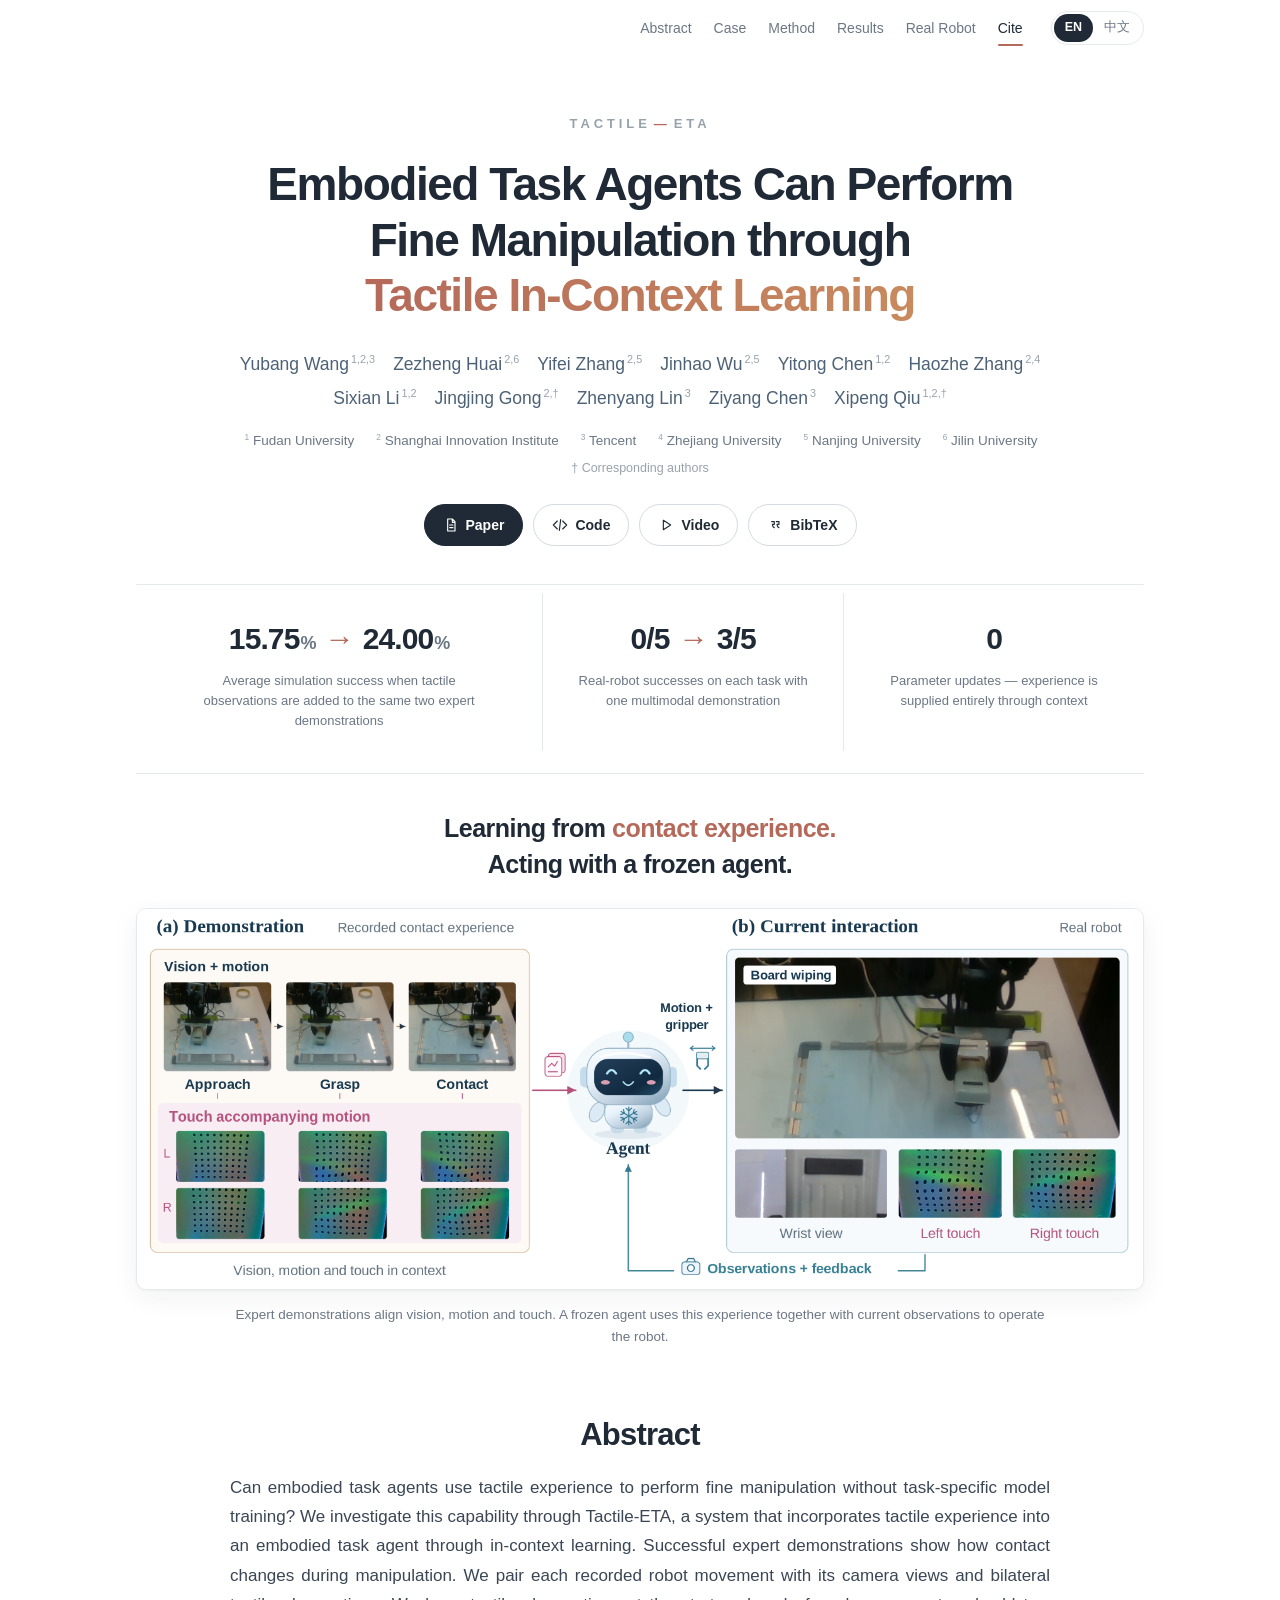
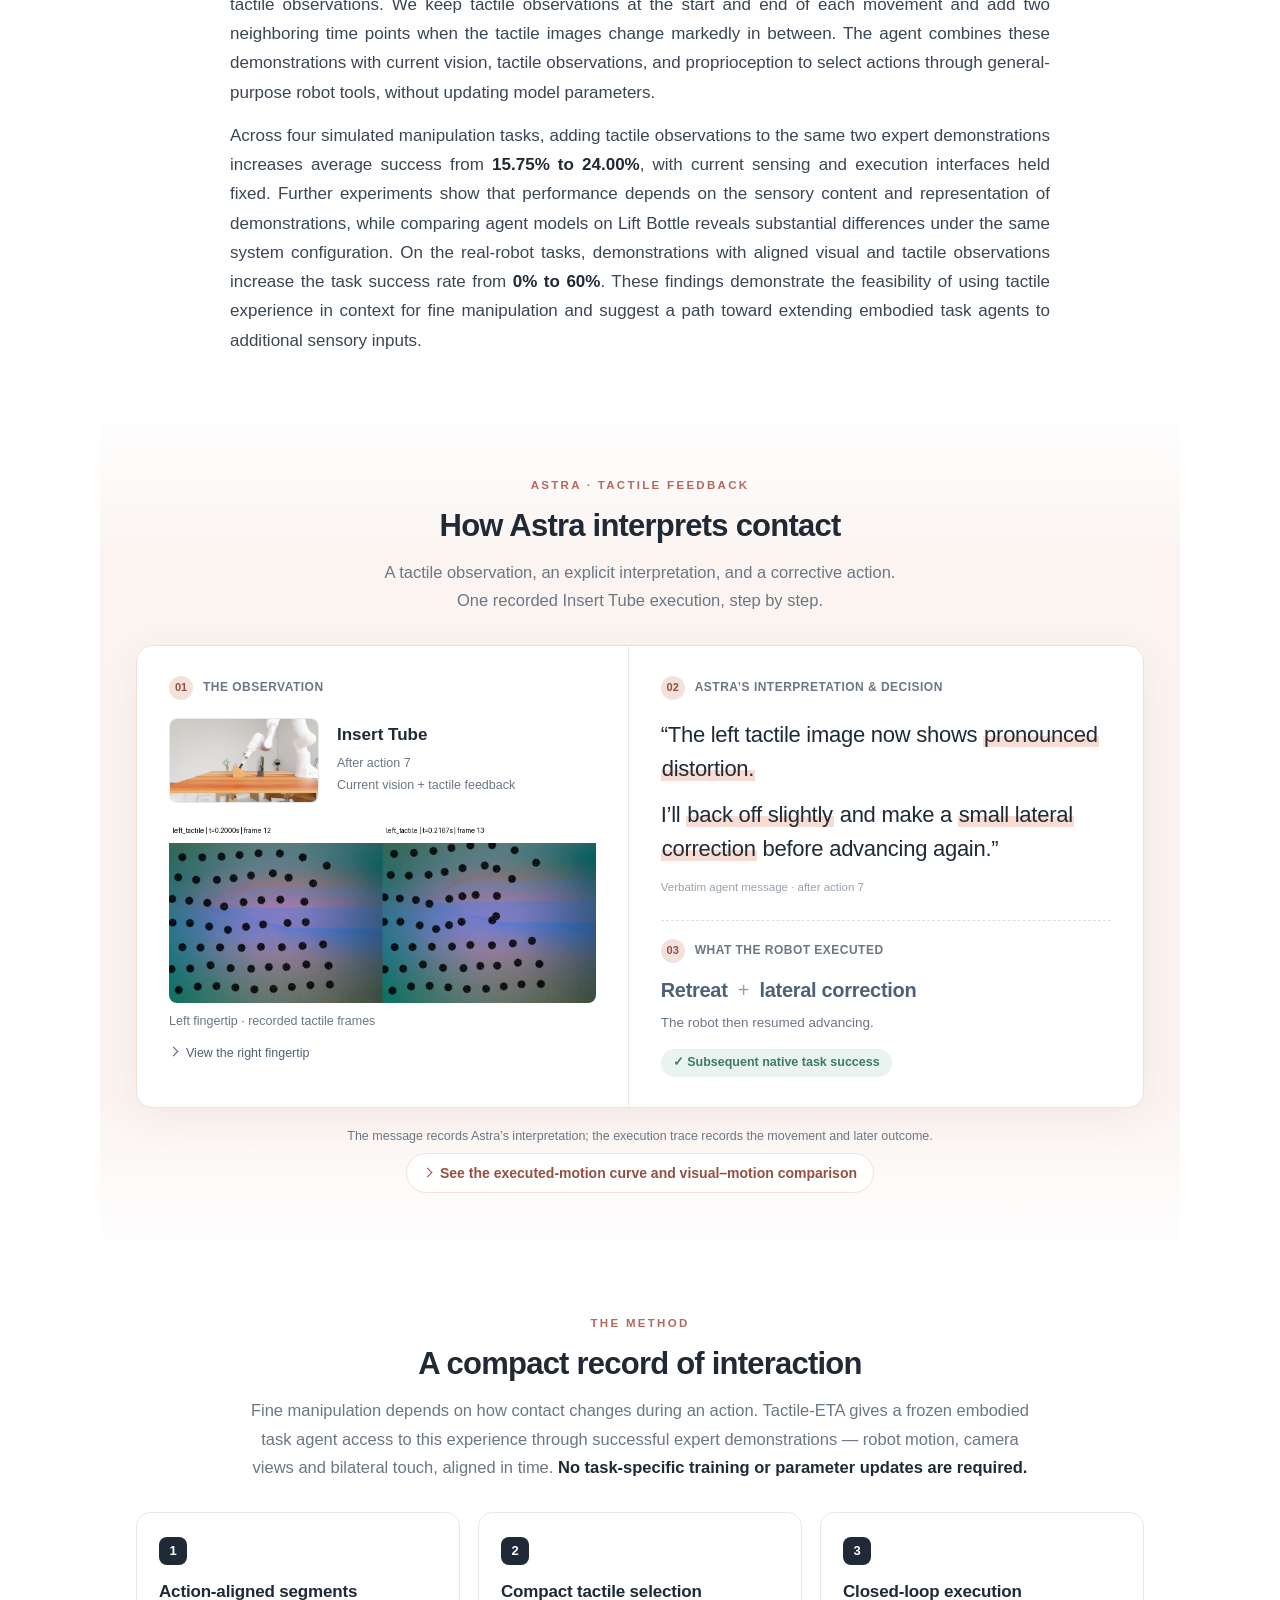
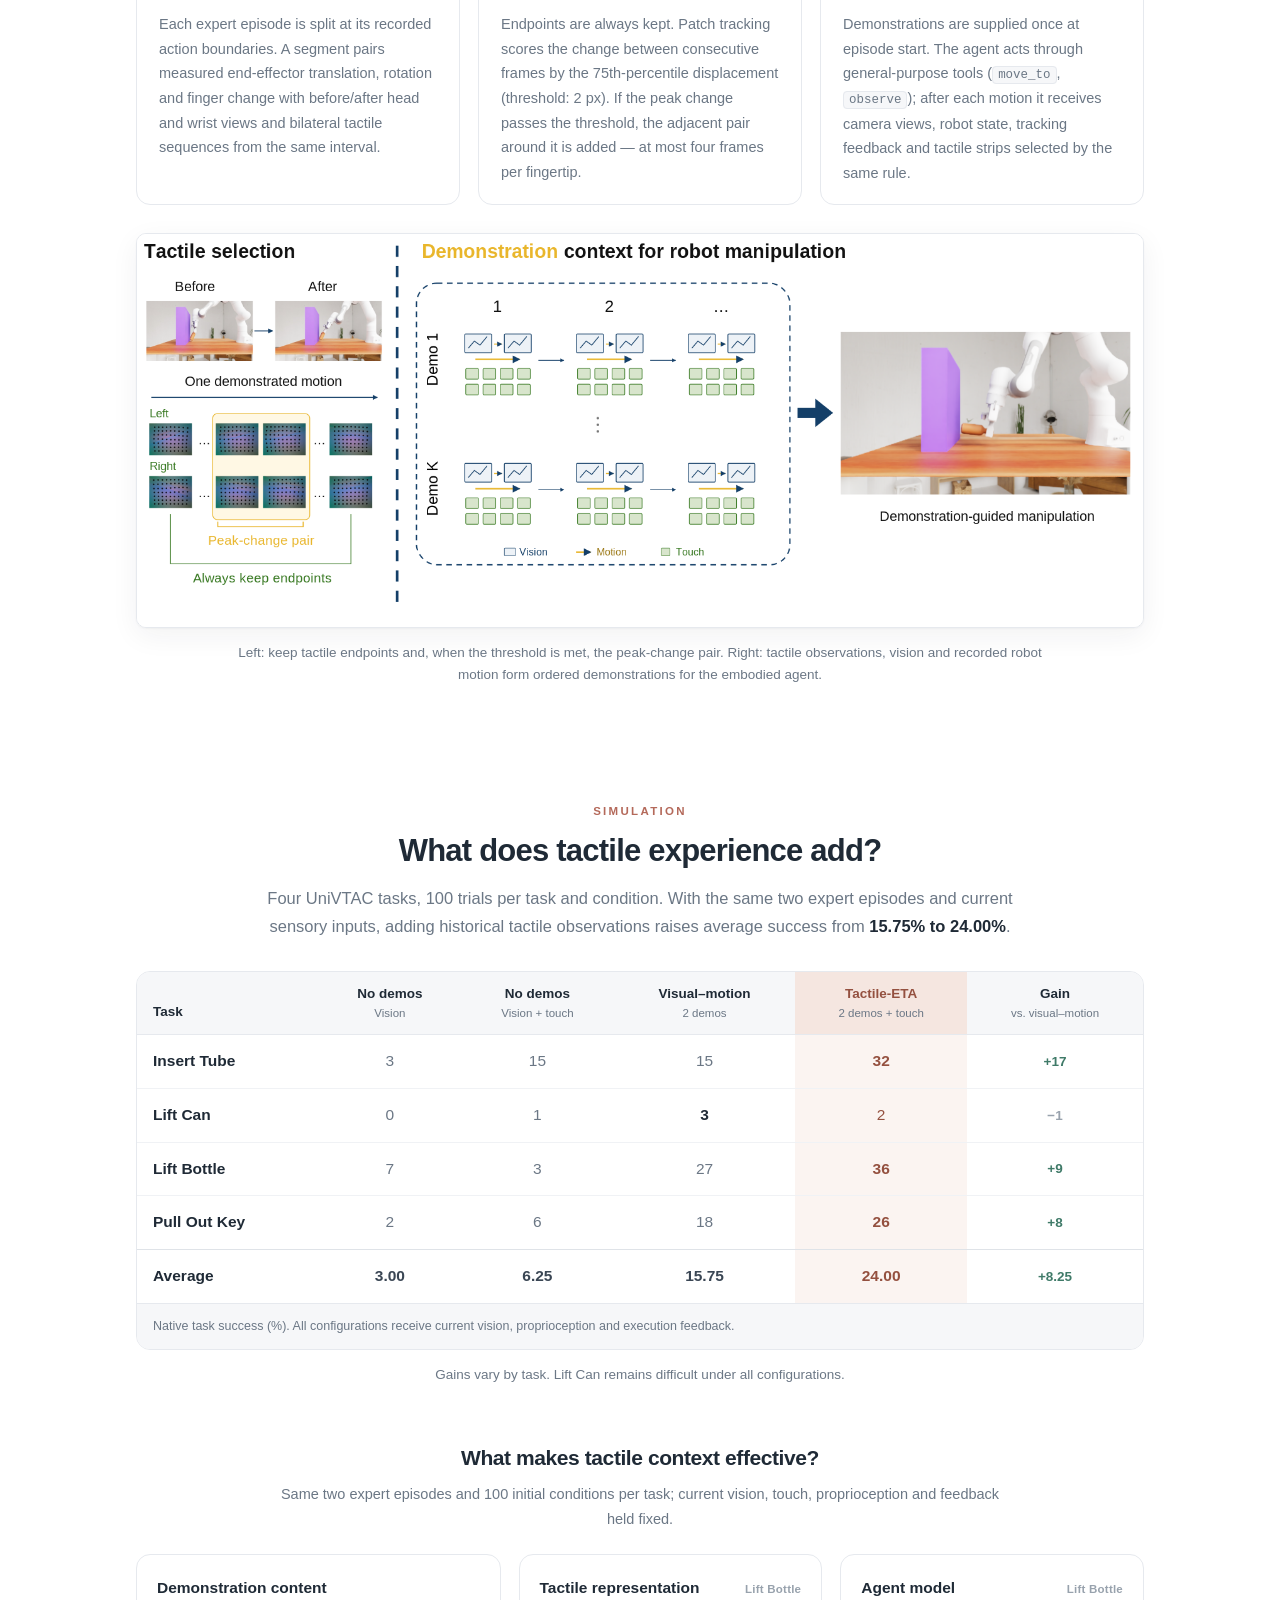
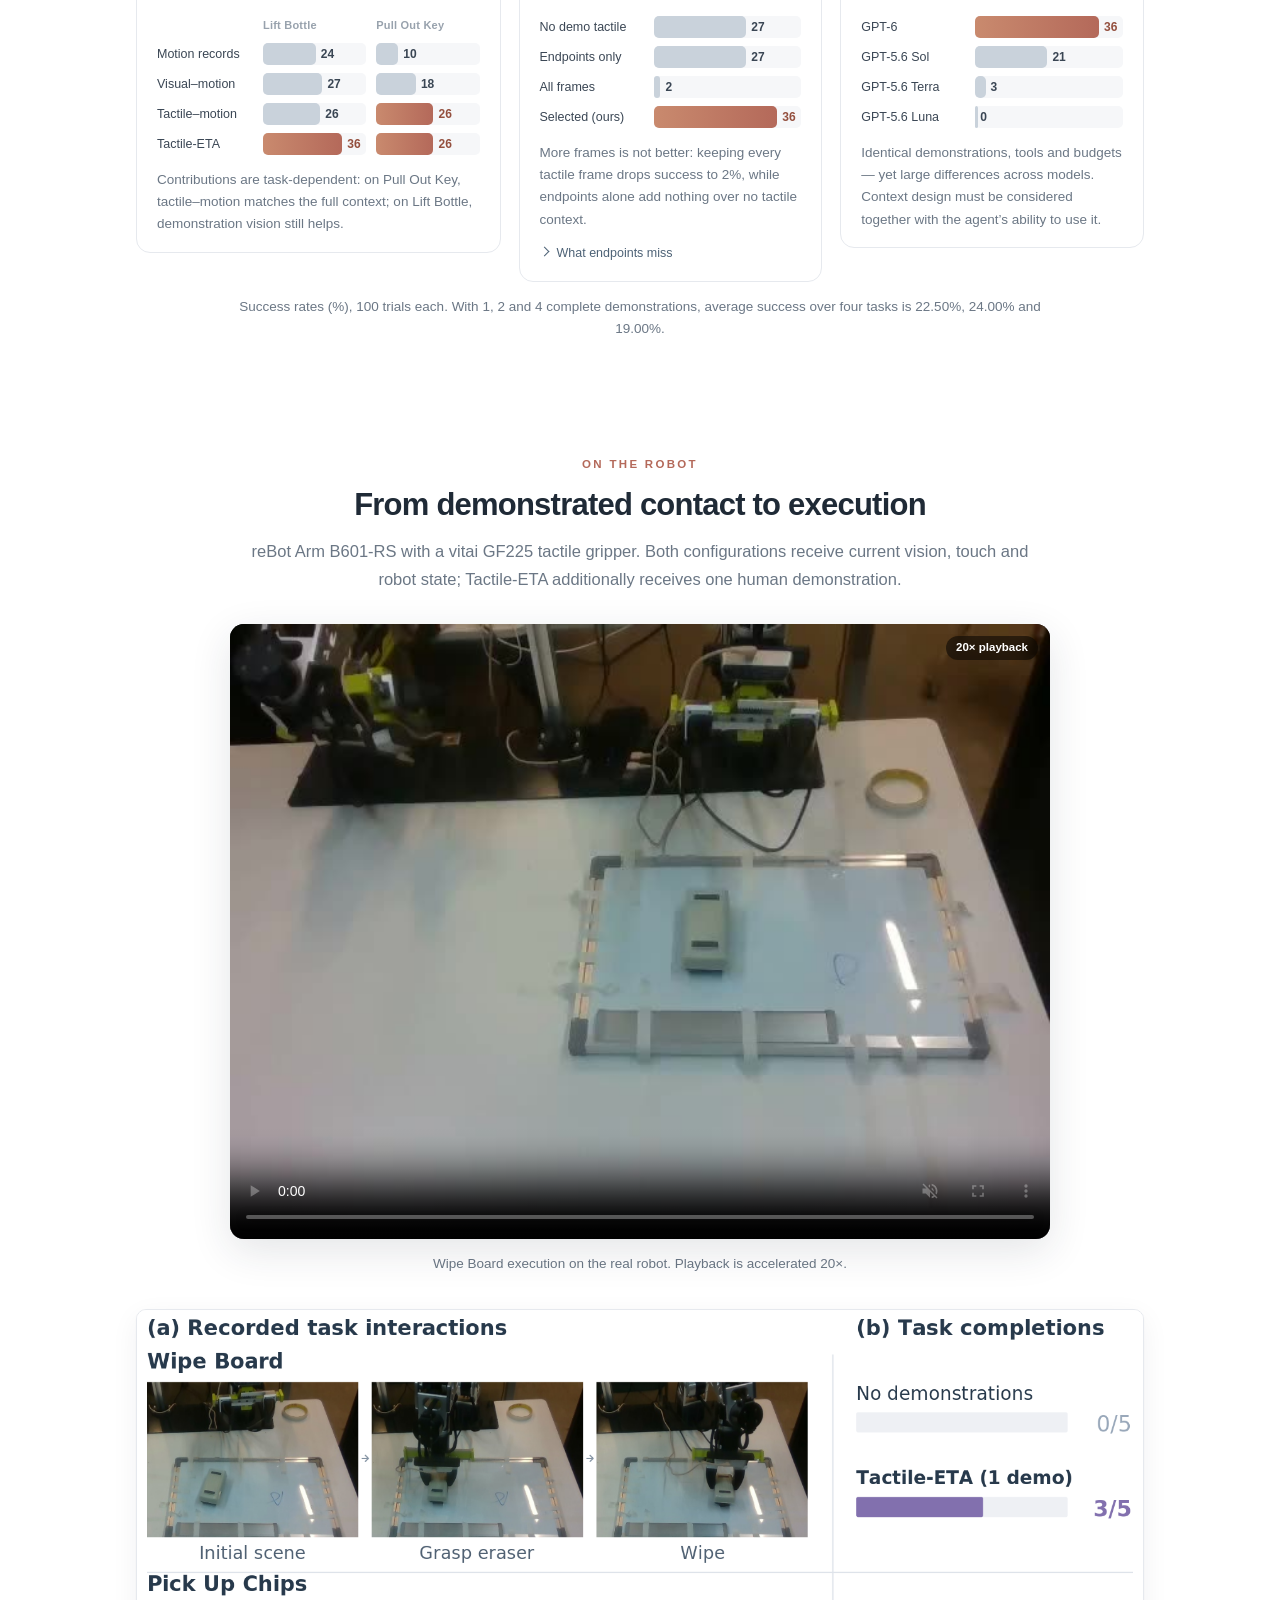
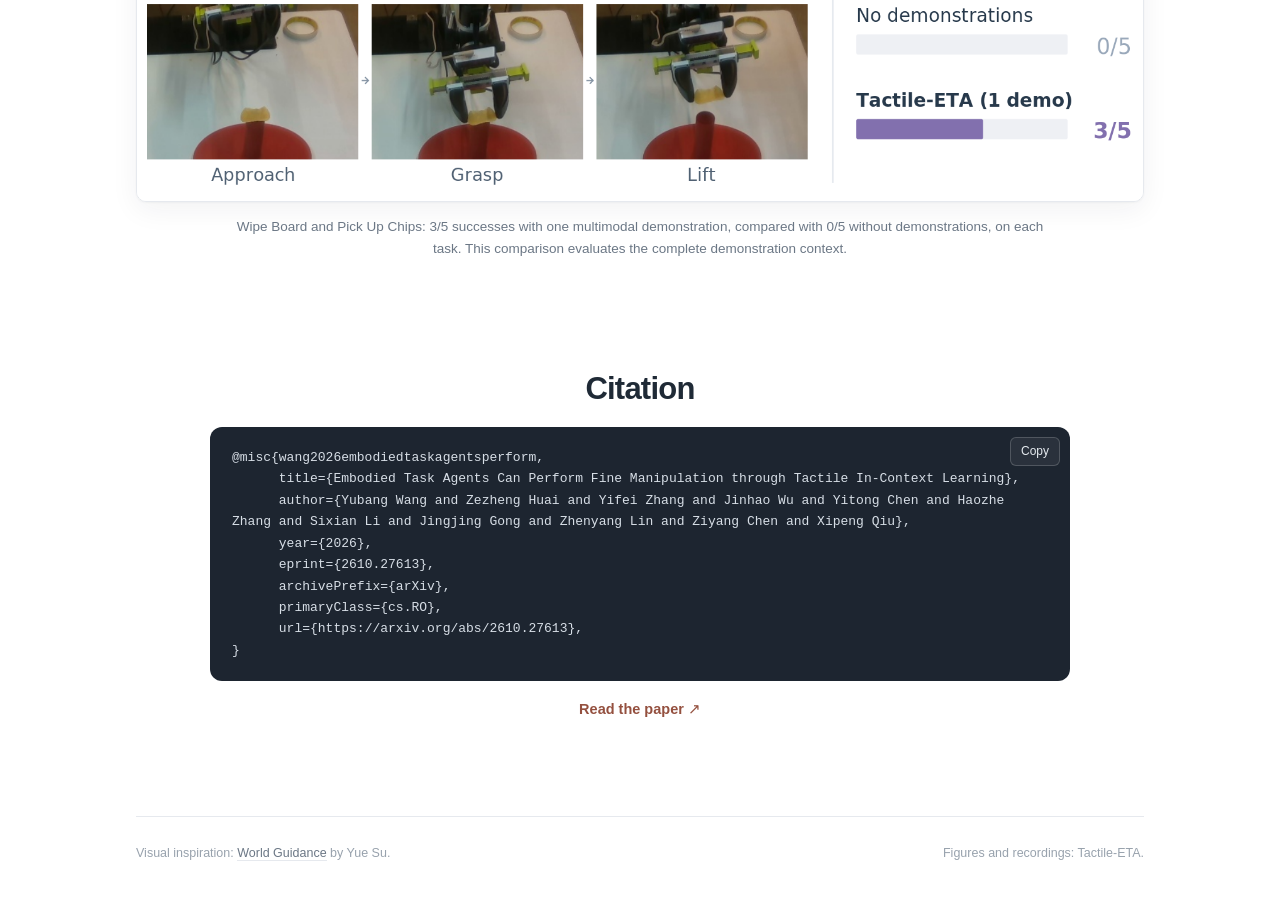
<file: tactile-eta/index.html>
<!doctype html>
<html lang="en" data-lang="en">
<head>
<meta charset="utf-8">
<meta name="viewport" content="width=device-width, initial-scale=1">
<meta name="description" content="Tactile-ETA: action-aligned tactile experience in context for fine robotic manipulation, without updating model parameters.">
<link rel="canonical" href="https://no-518.github.io/tactile-eta/">
<meta property="og:title" content="Tactile-ETA · Tactile In-Context Learning">
<meta property="og:description" content="Embodied task agents can perform fine manipulation through tactile in-context learning.">
<meta property="og:image" content="https://no-518.github.io/tactile-eta/assets/fig1_overview.png">
<meta name="twitter:card" content="summary_large_image">
<meta name="theme-color" content="#ffffff">
<title>Tactile-ETA · Tactile In-Context Learning</title>
<script>(function(){var q=new URLSearchParams(location.search).get('lang'),s=null;try{s=localStorage.getItem('te-lang')}catch(e){}var l=(q==='zh'||q==='en')?q:(s==='zh'||s==='en')?s:'en';document.documentElement.dataset.lang=l;document.documentElement.lang=l==='zh'?'zh-CN':'en';})();</script>
<link rel="stylesheet" href="style.css">
<link rel="icon" href="assets/favicon.svg" type="image/svg+xml">
</head>
<body>

<nav class="topbar" aria-label="Sections">
  <div class="topbar-inner">
    <a class="brand" href="#top">Tactile<span>·</span>ETA</a>
    <div class="nav-links">
      <a href="#abstract"><span data-l="en">Abstract</span><span data-l="zh" lang="zh-CN">摘要</span></a>
      <a href="#tactile-reasoning"><span data-l="en">Case</span><span data-l="zh" lang="zh-CN">案例</span></a>
      <a href="#method"><span data-l="en">Method</span><span data-l="zh" lang="zh-CN">方法</span></a>
      <a href="#results"><span data-l="en">Results</span><span data-l="zh" lang="zh-CN">实验</span></a>
      <a href="#real-robot"><span data-l="en">Real Robot</span><span data-l="zh" lang="zh-CN">真机</span></a>
      <a href="#citation"><span data-l="en">Cite</span><span data-l="zh" lang="zh-CN">引用</span></a>
    </div>
    <div class="lang-switch" role="group" aria-label="Language">
      <button type="button" data-set-lang="en">EN</button><button type="button" data-set-lang="zh" lang="zh-CN">中文</button>
    </div>
  </div>
</nav>

<main id="top">

<header class="hero">
  <p class="project-name">TACTILE<span>—</span>ETA</p>
  <h1 data-l="en">Embodied Task Agents Can Perform<br class="desktop"> Fine Manipulation through<br class="desktop"> <span>Tactile In-Context Learning</span></h1>
  <h1 data-l="zh" lang="zh-CN" class="zh-title">具身任务智能体可通过<br class="desktop"><span>触觉上下文学习</span>完成精细操作</h1>
  <p class="subtitle" data-l="zh" lang="zh-CN">Embodied Task Agents Can Perform Fine Manipulation through Tactile In-Context Learning</p>
  <div class="authors"><span class="author">Yubang Wang<sup>1,2,3</sup></span> <span class="author">Zezheng Huai<sup>2,6</sup></span> <span class="author">Yifei Zhang<sup>2,5</sup></span> <span class="author">Jinhao Wu<sup>2,5</sup></span> <span class="author">Yitong Chen<sup>1,2</sup></span> <span class="author">Haozhe Zhang<sup>2,4</sup></span> <span class="author">Sixian Li<sup>1,2</sup></span> <span class="author">Jingjing Gong<sup>2,†</sup></span> <span class="author">Zhenyang Lin<sup>3</sup></span> <span class="author">Ziyang Chen<sup>3</sup></span> <span class="author">Xipeng Qiu<sup>1,2,†</sup></span></div>
  <div class="affiliations" data-l="en"><span><sup>1</sup> Fudan University</span><span><sup>2</sup> Shanghai Innovation Institute</span><span><sup>3</sup> Tencent</span><span><sup>4</sup> Zhejiang University</span><span><sup>5</sup> Nanjing University</span><span><sup>6</sup> Jilin University</span></div>
  <div class="affiliations" data-l="zh" lang="zh-CN"><span><sup>1</sup> 复旦大学</span><span><sup>2</sup> 上海创智学院</span><span><sup>3</sup> 腾讯</span><span><sup>4</sup> 浙江大学</span><span><sup>5</sup> 南京大学</span><span><sup>6</sup> 吉林大学</span></div>
  <p class="correspondence"><span data-l="en">† Corresponding authors</span><span data-l="zh" lang="zh-CN">† 通讯作者</span></p>
  <div class="links">
    <a href="https://arxiv.org/abs/2610.27613" class="pill"><svg viewBox="0 0 24 24" aria-hidden="true"><path d="M7 3h7l4 4v14H7zM14 3v5h4M10 12h5M10 16h5"/></svg><span data-l="en">Paper</span><span data-l="zh" lang="zh-CN">论文</span></a>
    <a href="https://github.com/No-518/Tactile-ETA" class="pill pill-ghost"><svg viewBox="0 0 24 24" aria-hidden="true"><path d="m8 6-6 6 6 6m8-12 6 6-6 6m-3-14-2 16"/></svg><span data-l="en">Code</span><span data-l="zh" lang="zh-CN">代码</span></a>
    <a href="#real-robot" class="pill pill-ghost"><svg viewBox="0 0 24 24" aria-hidden="true"><path d="M8 5v14l11-7z"/></svg><span data-l="en">Video</span><span data-l="zh" lang="zh-CN">视频</span></a>
    <a href="#citation" class="pill pill-ghost"><svg viewBox="0 0 24 24" aria-hidden="true"><path d="M7 7h4v4H8c0 3 1 4 3 5M14 7h4v4h-3c0 3 1 4 3 5"/></svg>BibTeX</a>
  </div>
</header>

<section class="stats" aria-label="Key results">
  <div class="stat">
    <p class="stat-value">15.75<small>%</small><i>→</i>24.00<small>%</small></p>
    <p class="stat-label" data-l="en">Average simulation success when tactile observations are added to the same two expert demonstrations</p>
    <p class="stat-label" data-l="zh" lang="zh-CN">在同样两条专家演示中加入触觉观测后，四个仿真任务的平均成功率</p>
  </div>
  <div class="stat">
    <p class="stat-value">0/5<i>→</i>3/5</p>
    <p class="stat-label" data-l="en">Real-robot successes on each task with one multimodal demonstration</p>
    <p class="stat-label" data-l="zh" lang="zh-CN">真机两个任务上，各自加入一条多模态演示后的成功次数</p>
  </div>
  <div class="stat">
    <p class="stat-value">0</p>
    <p class="stat-label" data-l="en">Parameter updates — experience is supplied entirely through context</p>
    <p class="stat-label" data-l="zh" lang="zh-CN">次参数更新：经验完全通过上下文提供</p>
  </div>
</section>

<section class="overview" aria-label="Overview">
  <p class="takeaway" data-l="en">Learning from <em>contact experience.</em><br>Acting with a frozen agent.</p>
  <p class="takeaway" data-l="zh" lang="zh-CN">从<em>接触经验</em>中学习，<br>由冻结的智能体执行。</p>
  <figure><button class="image-button" aria-label="Enlarge Tactile-ETA overview"><img src="assets/fig1_overview.png" alt="Tactile-ETA overview" decoding="async"></button>
    <figcaption><span data-l="en">Expert demonstrations align vision, motion and touch. A frozen agent uses this experience together with current observations to operate the robot.</span><span data-l="zh" lang="zh-CN">专家演示将视觉、运动与触觉在时间上对齐。冻结的智能体结合这些经验与当前观测来操作机器人。</span></figcaption></figure>
</section>

<section id="abstract" class="abstract">
  <h2><span data-l="en">Abstract</span><span data-l="zh" lang="zh-CN">摘要</span></h2>
  <div data-l="en">
    <p>Can embodied task agents use tactile experience to perform fine manipulation without task-specific model training? We investigate this capability through Tactile-ETA, a system that incorporates tactile experience into an embodied task agent through in-context learning. Successful expert demonstrations show how contact changes during manipulation. We pair each recorded robot movement with its camera views and bilateral tactile observations. We keep tactile observations at the start and end of each movement and add two neighboring time points when the tactile images change markedly in between. The agent combines these demonstrations with current vision, tactile observations, and proprioception to select actions through general-purpose robot tools, without updating model parameters.</p>
    <p>Across four simulated manipulation tasks, adding tactile observations to the same two expert demonstrations increases average success from <strong>15.75% to 24.00%</strong>, with current sensing and execution interfaces held fixed. Further experiments show that performance depends on the sensory content and representation of demonstrations, while comparing agent models on Lift Bottle reveals substantial differences under the same system configuration. On the real-robot tasks, demonstrations with aligned visual and tactile observations increase the task success rate from <strong>0% to 60%</strong>. These findings demonstrate the feasibility of using tactile experience in context for fine manipulation and suggest a path toward extending embodied task agents to additional sensory inputs.</p>
  </div>
  <div data-l="zh" lang="zh-CN">
    <p>具身任务智能体能否在不做任务特定模型训练的前提下，借助触觉经验完成精细操作？我们通过 Tactile-ETA 研究这一能力：该系统以上下文学习的方式，把触觉经验引入具身任务智能体。成功的专家演示展示了操作过程中接触状态如何变化。我们将每段记录下的机器人运动与对应的相机画面和双侧触觉观测配对：保留每段运动起止时刻的触觉观测，并在中途触觉图像发生明显变化时，额外加入两个相邻时间点。智能体将这些演示与当前的视觉、触觉和本体感知相结合，通过通用机器人工具选择动作，全程不更新模型参数。</p>
    <p>在四个仿真操作任务上，保持当前感知与执行接口不变，仅在相同的两条专家演示中加入触觉观测，平均成功率就从 <strong>15.75% 提升到 24.00%</strong>。进一步实验表明，性能取决于演示的感知内容与表示方式；在 Lift Bottle 任务上比较不同的智能体模型，也发现相同系统配置下存在显著差异。在真机任务上，包含对齐视觉与触觉观测的演示将任务成功率从 <strong>0% 提升到 60%</strong>。这些结果说明了在上下文中利用触觉经验进行精细操作的可行性，也为具身任务智能体接入更多感知模态提供了一条路径。</p>
  </div>
</section>

<section id="tactile-reasoning" class="reasoning-section" aria-labelledby="reasoning-title">
  <div class="section-heading"><p class="eyebrow"><span data-l="en">ASTRA · TACTILE FEEDBACK</span><span data-l="zh" lang="zh-CN">ASTRA · 触觉反馈</span></p>
    <h2 id="reasoning-title"><span data-l="en">How Astra interprets contact</span><span data-l="zh" lang="zh-CN">Astra 如何解读接触</span></h2>
    <p class="section-intro"><span data-l="en">A tactile observation, an explicit interpretation, and a corrective action.<br>One recorded Insert Tube execution, step by step.</span><span data-l="zh" lang="zh-CN">一次触觉观测、一段明确的解读、一个纠正动作。<br>逐步回放一次真实记录的 Insert Tube（插管）执行过程。</span></p></div>
  <div class="reasoning-feature">
    <div class="contact-evidence"><p class="step-label"><span>01</span> <b data-l="en">The observation</b><b data-l="zh" lang="zh-CN">观测</b></p>
      <div class="scene-context"><img src="assets/tube-contact-rgb.png" alt="Recorded robot view before action 8 of Insert Tube" loading="lazy"><div><strong>Insert Tube</strong><p data-l="en">After action 7<br>Current vision + tactile feedback</p><p data-l="zh" lang="zh-CN">第 7 个动作之后<br>当前视觉 + 触觉反馈</p></div></div>
      <figure class="sensor-figure"><button class="image-button" aria-label="Enlarge recorded left fingertip observations"><img src="assets/tube-left-tactile.png" alt="Two recorded left fingertip tactile frames from action 7" loading="lazy"></button><figcaption><span data-l="en">Left fingertip · recorded tactile frames</span><span data-l="zh" lang="zh-CN">左指尖 · 记录的触觉帧</span></figcaption></figure>
      <details class="other-sensor"><summary><span data-l="en">View the right fingertip</span><span data-l="zh" lang="zh-CN">查看右指尖</span></summary><figure><button class="image-button" aria-label="Enlarge recorded right fingertip observations"><img src="assets/tube-right-tactile.png" alt="Recorded right fingertip tactile frames from the same action" loading="lazy"></button><figcaption><span data-l="en">Right fingertip · same action</span><span data-l="zh" lang="zh-CN">右指尖 · 同一动作</span></figcaption></figure></details>
    </div>
    <div class="agent-interpretation"><p class="step-label"><span>02</span> <b data-l="en">Astra’s interpretation &amp; decision</b><b data-l="zh" lang="zh-CN">Astra 的解读与决策</b></p>
      <blockquote lang="en"><p>“The left tactile image now shows <mark>pronounced distortion.</mark></p><p>I’ll <mark>back off slightly</mark> and make a <mark>small lateral correction</mark> before advancing again.”</p></blockquote>
      <p class="quote-translation" data-l="zh" lang="zh-CN">“左侧触觉图像现在出现了<mark>明显形变</mark>。我先<mark>稍微后退</mark>，做一个<mark>小幅横向修正</mark>，再继续推进。”</p>
      <p class="quote-source"><span data-l="en">Verbatim agent message · after action 7</span><span data-l="zh" lang="zh-CN">智能体原始消息（逐字引用）· 第 7 个动作之后</span></p>
      <div class="execution-outcome"><p class="step-label"><span>03</span> <b data-l="en">What the robot executed</b><b data-l="zh" lang="zh-CN">机器人实际执行</b></p>
        <p class="action-title"><span data-l="en">Retreat <i aria-hidden="true">+</i> lateral correction</span><span data-l="zh" lang="zh-CN">后退 <i aria-hidden="true">+</i> 横向修正</span></p>
        <p class="outcome-note"><span data-l="en">The robot then resumed advancing.</span><span data-l="zh" lang="zh-CN">随后机器人恢复推进。</span></p>
        <span class="native-result"><span data-l="en">✓ Subsequent native task success</span><span data-l="zh" lang="zh-CN">✓ 之后任务按环境原生判定成功</span></span></div>
    </div>
  </div>
  <p class="reasoning-note"><span data-l="en">The message records Astra’s interpretation; the execution trace records the movement and later outcome.</span><span data-l="zh" lang="zh-CN">消息记录的是 Astra 的解读；运动和最终结果来自执行轨迹记录。</span></p>
  <details class="trace-details"><summary><span data-l="en">See the executed-motion curve and visual–motion comparison</span><span data-l="zh" lang="zh-CN">查看实际运动曲线及与视觉–运动演示的对比</span></summary>
    <figure><button class="image-button" aria-label="Enlarge Insert Tube execution traces and measured motion"><img src="assets/figure3.png" alt="Insert Tube execution traces and measured motion" loading="lazy" decoding="async"></button><figcaption><span data-l="en">Two Insert Tube rollouts from the same initial condition. The tactile-augmented example retreats and adjusts laterally after contact; the visual–motion example continues advancing. Curves show executed axial TCP displacement.</span><span data-l="zh" lang="zh-CN">同一初始条件下的两次 Insert Tube 执行。加入触觉演示的智能体在接触后后退并横向调整；仅有视觉–运动演示的智能体则持续推进。曲线为实际执行的 TCP 轴向位移。</span></figcaption></figure>
    <p class="caption"><span data-l="en">Both agents receive current vision and tactile feedback. These are individual executions; aggregate results are reported below.</span><span data-l="zh" lang="zh-CN">两者都能获得当前视觉与触觉反馈。这里展示的是单次执行，整体统计见下文。</span></p></details>
</section>

<section id="method" class="method-section">
  <div class="section-heading"><p class="eyebrow"><span data-l="en">THE METHOD</span><span data-l="zh" lang="zh-CN">方法</span></p>
    <h2><span data-l="en">A compact record of interaction</span><span data-l="zh" lang="zh-CN">紧凑的交互记录</span></h2>
    <p class="section-intro"><span data-l="en">Fine manipulation depends on how contact changes during an action. Tactile-ETA gives a frozen embodied task agent access to this experience through successful expert demonstrations — robot motion, camera views and bilateral touch, aligned in time. <strong>No task-specific training or parameter updates are required.</strong></span><span data-l="zh" lang="zh-CN">精细操作取决于动作过程中接触如何变化。Tactile-ETA 通过成功的专家演示，把这种经验提供给冻结的具身任务智能体：机器人运动、相机画面与双侧触觉在时间上对齐。<strong>无需任务特定训练，也不更新模型参数。</strong></span></p></div>
  <ol class="steps">
    <li><span class="step-num">1</span>
      <h3><span data-l="en">Action-aligned segments</span><span data-l="zh" lang="zh-CN">按动作切分</span></h3>
      <p data-l="en">Each expert episode is split at its recorded action boundaries. A segment pairs measured end-effector translation, rotation and finger change with before/after head and wrist views and bilateral tactile sequences from the same interval.</p>
      <p data-l="zh" lang="zh-CN">每条专家演示按记录的动作边界切分。每一段包含实测的末端平移、旋转和手指开合变化，以及同一时间区间内前后时刻的头部/腕部相机画面和双侧触觉序列。</p></li>
    <li><span class="step-num">2</span>
      <h3><span data-l="en">Compact tactile selection</span><span data-l="zh" lang="zh-CN">紧凑的触觉选帧</span></h3>
      <p data-l="en">Endpoints are always kept. Patch tracking scores the change between consecutive frames by the 75th-percentile displacement (threshold: 2 px). If the peak change passes the threshold, the adjacent pair around it is added — at most four frames per fingertip.</p>
      <p data-l="zh" lang="zh-CN">始终保留起止两帧。通过图像块跟踪，用位移的 75 分位数衡量相邻两帧之间的变化（阈值 2 像素）；若最大变化超过阈值，再补上它前后相邻的两帧。每个指尖最多保留 4 帧。</p></li>
    <li><span class="step-num">3</span>
      <h3><span data-l="en">Closed-loop execution</span><span data-l="zh" lang="zh-CN">闭环执行</span></h3>
      <p data-l="en">Demonstrations are supplied once at episode start. The agent acts through general-purpose tools (<code>move_to</code>, <code>observe</code>); after each motion it receives camera views, robot state, tracking feedback and tactile strips selected by the same rule.</p>
      <p data-l="zh" lang="zh-CN">演示在每个回合开始时一次性提供。智能体通过通用工具（<code>move_to</code>、<code>observe</code>）行动；每次运动后，它会收到相机画面、机器人状态、到位反馈，以及按同一规则选出的触觉图像条。</p></li>
  </ol>
  <figure><button class="image-button" aria-label="Enlarge Action-aligned demonstration construction"><img src="assets/fig2_method.png" alt="Action-aligned demonstration construction" loading="lazy" decoding="async"></button><figcaption><span data-l="en">Left: keep tactile endpoints and, when the threshold is met, the peak-change pair. Right: tactile observations, vision and recorded robot motion form ordered demonstrations for the embodied agent.</span><span data-l="zh" lang="zh-CN">左：保留触觉起止帧，满足阈值时再加入变化峰值处的一对相邻帧。右：触觉观测、视觉与记录的机器人运动组成有序演示，作为具身智能体的上下文。</span></figcaption></figure>
</section>

<section id="results">
  <div class="section-heading"><p class="eyebrow"><span data-l="en">SIMULATION</span><span data-l="zh" lang="zh-CN">仿真实验</span></p>
    <h2><span data-l="en">What does tactile experience add?</span><span data-l="zh" lang="zh-CN">触觉经验带来了什么？</span></h2>
    <p class="section-intro"><span data-l="en">Four UniVTAC tasks, 100 trials per task and condition. With the same two expert episodes and current sensory inputs, adding historical tactile observations raises average success from <strong>15.75% to 24.00%</strong>.</span><span data-l="zh" lang="zh-CN">四个 UniVTAC 任务，每个任务、每种配置各 100 次试验。在专家演示（同样两条）和当前感知输入都不变的情况下，加入演示中的触觉观测，平均成功率从 <strong>15.75% 提升到 24.00%</strong>。</span></p></div>
  <div class="table-scroll"><table class="main-table">
    <caption><span data-l="en">Native task success (%). All configurations receive current vision, proprioception and execution feedback.</span><span data-l="zh" lang="zh-CN">环境原生判定的任务成功率（%）。所有配置都能获得当前视觉、本体感知和执行反馈。</span></caption>
    <thead><tr>
      <th scope="col"><span data-l="en">Task</span><span data-l="zh" lang="zh-CN">任务</span></th>
      <th scope="col"><span data-l="en">No demos</span><span data-l="zh" lang="zh-CN">无演示</span><small data-l="en">Vision</small><small data-l="zh" lang="zh-CN">视觉</small></th>
      <th scope="col"><span data-l="en">No demos</span><span data-l="zh" lang="zh-CN">无演示</span><small data-l="en">Vision + touch</small><small data-l="zh" lang="zh-CN">视觉 + 触觉</small></th>
      <th scope="col"><span data-l="en">Visual–motion</span><span data-l="zh" lang="zh-CN">视觉–运动演示</span><small data-l="en">2 demos</small><small data-l="zh" lang="zh-CN">2 条演示</small></th>
      <th scope="col" class="ours">Tactile-ETA<small data-l="en">2 demos + touch</small><small data-l="zh" lang="zh-CN">2 条演示 + 触觉</small></th>
      <th scope="col" class="delta"><span data-l="en">Gain</span><span data-l="zh" lang="zh-CN">提升</span><small data-l="en">vs. visual–motion</small><small data-l="zh" lang="zh-CN">相对视觉–运动</small></th>
    </tr></thead>
    <tbody>
      <tr><th scope="row">Insert Tube<small data-l="zh" lang="zh-CN">插管</small></th><td>3</td><td>15</td><td>15</td><td class="ours"><strong>32</strong></td><td class="delta up">+17</td></tr>
      <tr><th scope="row">Lift Can<small data-l="zh" lang="zh-CN">提起易拉罐</small></th><td>0</td><td>1</td><td><strong>3</strong></td><td class="ours">2</td><td class="delta down">−1</td></tr>
      <tr><th scope="row">Lift Bottle<small data-l="zh" lang="zh-CN">提起瓶子</small></th><td>7</td><td>3</td><td>27</td><td class="ours"><strong>36</strong></td><td class="delta up">+9</td></tr>
      <tr><th scope="row">Pull Out Key<small data-l="zh" lang="zh-CN">拔出钥匙</small></th><td>2</td><td>6</td><td>18</td><td class="ours"><strong>26</strong></td><td class="delta up">+8</td></tr>
      <tr class="average"><th scope="row"><span data-l="en">Average</span><span data-l="zh" lang="zh-CN">平均</span></th><td>3.00</td><td>6.25</td><td>15.75</td><td class="ours"><strong>24.00</strong></td><td class="delta up">+8.25</td></tr>
    </tbody></table></div>
  <p class="caption"><span data-l="en">Gains vary by task. Lift Can remains difficult under all configurations.</span><span data-l="zh" lang="zh-CN">提升幅度因任务而异；Lift Can 在所有配置下都很困难。</span></p>

  <h3 class="sub-heading"><span data-l="en">What makes tactile context effective?</span><span data-l="zh" lang="zh-CN">什么样的触觉上下文才有效？</span></h3>
  <p class="sub-intro"><span data-l="en">Same two expert episodes and 100 initial conditions per task; current vision, touch, proprioception and feedback held fixed.</span><span data-l="zh" lang="zh-CN">使用同样两条专家演示，每个任务 100 个初始条件；当前视觉、触觉、本体感知和执行反馈保持不变。</span></p>
  <div class="ablations">
    <article class="ablation">
      <h4><span data-l="en">Demonstration content</span><span data-l="zh" lang="zh-CN">演示内容</span></h4>
      <div class="bars two-col">
        <div class="bar-head"><span></span><span>Lift Bottle</span><span>Pull Out Key</span></div>
        <div class="bar-row"><span class="bar-label"><span data-l="en">Motion records</span><span data-l="zh" lang="zh-CN">仅运动记录</span></span><span class="bar" style="--v:24"><b>24</b></span><span class="bar" style="--v:10"><b>10</b></span></div>
        <div class="bar-row"><span class="bar-label"><span data-l="en">Visual–motion</span><span data-l="zh" lang="zh-CN">视觉–运动</span></span><span class="bar" style="--v:27"><b>27</b></span><span class="bar" style="--v:18"><b>18</b></span></div>
        <div class="bar-row"><span class="bar-label"><span data-l="en">Tactile–motion</span><span data-l="zh" lang="zh-CN">触觉–运动</span></span><span class="bar" style="--v:26"><b>26</b></span><span class="bar hi" style="--v:26"><b>26</b></span></div>
        <div class="bar-row"><span class="bar-label">Tactile-ETA</span><span class="bar hi" style="--v:36"><b>36</b></span><span class="bar hi" style="--v:26"><b>26</b></span></div>
      </div>
      <p data-l="en">Contributions are task-dependent: on Pull Out Key, tactile–motion matches the full context; on Lift Bottle, demonstration vision still helps.</p>
      <p data-l="zh" lang="zh-CN">各模态的贡献因任务而异：在 Pull Out Key 上，触觉–运动演示已与完整上下文持平；在 Lift Bottle 上，演示中的视觉信息仍有帮助。</p>
    </article>
    <article class="ablation">
      <h4><span data-l="en">Tactile representation</span><span data-l="zh" lang="zh-CN">触觉表示</span><small>Lift Bottle</small></h4>
      <div class="bars">
        <div class="bar-row"><span class="bar-label"><span data-l="en">No demo tactile</span><span data-l="zh" lang="zh-CN">演示不含触觉</span></span><span class="bar" style="--v:27"><b>27</b></span></div>
        <div class="bar-row"><span class="bar-label"><span data-l="en">Endpoints only</span><span data-l="zh" lang="zh-CN">仅起止帧</span></span><span class="bar" style="--v:27"><b>27</b></span></div>
        <div class="bar-row"><span class="bar-label"><span data-l="en">All frames</span><span data-l="zh" lang="zh-CN">全部帧</span></span><span class="bar" style="--v:2"><b>2</b></span></div>
        <div class="bar-row"><span class="bar-label"><span data-l="en">Selected (ours)</span><span data-l="zh" lang="zh-CN">选帧（本文）</span></span><span class="bar hi" style="--v:36"><b>36</b></span></div>
      </div>
      <p data-l="en">More frames is not better: keeping every tactile frame drops success to 2%, while endpoints alone add nothing over no tactile context.</p>
      <p data-l="zh" lang="zh-CN">帧数不是越多越好：保留全部触觉帧时成功率跌到 2%；只保留起止帧则与不含触觉没有差别。</p>
      <details class="mini-details"><summary><span data-l="en">What endpoints miss</span><span data-l="zh" lang="zh-CN">起止帧会漏掉什么</span></summary>
        <figure><button class="image-button" aria-label="Enlarge intermediate tactile information missed by endpoint-only sampling"><img src="assets/fig_appendix_tactile_representation.png" alt="Intermediate tactile information missed by endpoint-only sampling" loading="lazy" decoding="async"></button><figcaption><span data-l="en">In an Insert Tube demonstration segment, the endpoint tactile patterns look similar, but the selected intermediate frame shows a wider blue band that endpoint-only sampling omits.</span><span data-l="zh" lang="zh-CN">在一段 Insert Tube 演示中，起止两帧的触觉图案相近，但选出的中间帧出现了更宽的蓝色条带，仅保留起止帧时会丢失这一信息。</span></figcaption></figure></details>
    </article>
    <article class="ablation">
      <h4><span data-l="en">Agent model</span><span data-l="zh" lang="zh-CN">智能体模型</span><small>Lift Bottle</small></h4>
      <div class="bars">
        <div class="bar-row"><span class="bar-label">GPT-6</span><span class="bar hi" style="--v:36"><b>36</b></span></div>
        <div class="bar-row"><span class="bar-label">GPT-5.6 Sol</span><span class="bar" style="--v:21"><b>21</b></span></div>
        <div class="bar-row"><span class="bar-label">GPT-5.6 Terra</span><span class="bar" style="--v:3"><b>3</b></span></div>
        <div class="bar-row"><span class="bar-label">GPT-5.6 Luna</span><span class="bar" style="--v:0"><b>0</b></span></div>
      </div>
      <p data-l="en">Identical demonstrations, tools and budgets — yet large differences across models. Context design must be considered together with the agent’s ability to use it.</p>
      <p data-l="zh" lang="zh-CN">演示、工具和预算完全相同，不同模型的表现却差异很大。设计触觉上下文时，需要同时考虑智能体利用它的能力。</p>
    </article>
  </div>
  <p class="caption"><span data-l="en">Success rates (%), 100 trials each. With 1, 2 and 4 complete demonstrations, average success over four tasks is 22.50%, 24.00% and 19.00%.</span><span data-l="zh" lang="zh-CN">成功率（%），每项 100 次试验。使用 1、2、4 条完整演示时，四个任务的平均成功率分别为 22.50%、24.00% 和 19.00%。</span></p>
</section>

<section id="real-robot" class="robot-section">
  <div class="section-heading"><p class="eyebrow"><span data-l="en">ON THE ROBOT</span><span data-l="zh" lang="zh-CN">真机实验</span></p>
    <h2><span data-l="en">From demonstrated contact to execution</span><span data-l="zh" lang="zh-CN">从演示中的接触到真实执行</span></h2>
    <p class="section-intro"><span data-l="en">reBot Arm B601-RS with a vitai GF225 tactile gripper. Both configurations receive current vision, touch and robot state; Tactile-ETA additionally receives one human demonstration.</span><span data-l="zh" lang="zh-CN">reBot Arm B601-RS 机械臂，配备 vitai GF225 触觉夹爪。两种配置都能获得当前视觉、触觉和机器人状态；Tactile-ETA 额外获得一条人工演示。</span></p></div>
  <div class="video-wrap"><video controls playsinline muted preload="metadata" poster="assets/board-poster.jpg"><source src="assets/board-demo-20x.mp4" type="video/mp4"><a href="assets/board-demo-20x.mp4">Download the demo.</a></video><span class="video-speed"><span data-l="en">20× playback</span><span data-l="zh" lang="zh-CN">20 倍速</span></span></div>
  <p class="caption"><span data-l="en">Wipe Board execution on the real robot. Playback is accelerated 20×.</span><span data-l="zh" lang="zh-CN">真机擦白板（Wipe Board）执行过程，20 倍速播放。</span></p>
  <figure><button class="image-button" aria-label="Enlarge Real robot tasks and reported results"><img src="assets/fig_realworld.png" alt="Real robot tasks and reported results" loading="lazy" decoding="async"></button><figcaption><span data-l="en">Wipe Board and Pick Up Chips: 3/5 successes with one multimodal demonstration, compared with 0/5 without demonstrations, on each task. This comparison evaluates the complete demonstration context.</span><span data-l="zh" lang="zh-CN">擦白板（Wipe Board）与拾取薯片（Pick Up Chips）：每个任务在加入一条多模态演示后成功 3/5，无演示时为 0/5。该对比评估的是完整的演示上下文。</span></figcaption></figure>
</section>

<section id="citation" class="citation">
  <h2><span data-l="en">Citation</span><span data-l="zh" lang="zh-CN">引用</span></h2>
  <div class="bibtex"><button type="button" class="copy-btn" data-copy="#bibtex-code"><span data-l="en">Copy</span><span data-l="zh" lang="zh-CN">复制</span></button>
<pre><code id="bibtex-code">@misc{wang2026embodiedtaskagentsperform,
      title={Embodied Task Agents Can Perform Fine Manipulation through Tactile In-Context Learning},
      author={Yubang Wang and Zezheng Huai and Yifei Zhang and Jinhao Wu and Yitong Chen and Haozhe Zhang and Sixian Li and Jingjing Gong and Zhenyang Lin and Ziyang Chen and Xipeng Qiu},
      year={2026},
      eprint={2610.27613},
      archivePrefix={arXiv},
      primaryClass={cs.RO},
      url={https://arxiv.org/abs/2610.27613},
}</code></pre></div>
  <a class="text-link" href="https://arxiv.org/abs/2610.27613"><span data-l="en">Read the paper</span><span data-l="zh" lang="zh-CN">阅读论文</span> <span aria-hidden="true">↗</span></a>
</section>

<footer><span><span data-l="en">Visual inspiration:</span><span data-l="zh" lang="zh-CN">设计参考：</span> <a href="https://selen-suyue.github.io/WoGNet/">World Guidance</a> by Yue Su.</span><span><span data-l="en">Figures and recordings: Tactile-ETA.</span><span data-l="zh" lang="zh-CN">图片与录像均来自 Tactile-ETA。</span></span></footer>
</main>
<dialog id="lightbox" aria-label="Enlarged figure"><button class="close" aria-label="Close enlarged figure">×</button><img alt=""><p></p></dialog>
<script src="site.js"></script>
</body></html>
</file>
<file: tactile-eta/style.css>
:root{
  --ink:#1f2a36;--text:#3a4654;--muted:#6b7785;--faint:#98a2ad;
  --line:#e6e9ee;--soft:#f6f7f9;--tint:#fbf4f1;
  --accent:#b4695a;--accent-d:#94503f;--accent-l:#f3e2dc;
  --slate:#4d6276;--good:#3f7a68;
  --sans:Inter,-apple-system,BlinkMacSystemFont,"Segoe UI","PingFang SC","Hiragino Sans GB","Microsoft YaHei","Noto Sans CJK SC",Arial,sans-serif;
  --mono:"SF Mono",ui-monospace,Menlo,Consolas,monospace;
}
*{box-sizing:border-box}
html{scroll-behavior:smooth;scroll-padding-top:72px}
body{margin:0;background:#fff;color:var(--text);font-family:var(--sans);font-size:17px;line-height:1.72;-webkit-font-smoothing:antialiased;text-rendering:optimizeLegibility}
html[data-lang="zh"] body{line-height:1.85;letter-spacing:.01em}
html[data-lang="en"] [data-l="zh"],html[data-lang="zh"] [data-l="en"]{display:none!important}
main{max-width:1080px;padding:0 36px;margin:auto}
a{color:inherit;text-decoration:none}
a:hover{color:var(--accent)}
a:focus-visible,button:focus-visible,summary:focus-visible{outline:2px solid var(--accent);outline-offset:4px;border-radius:4px}
button{font:inherit;color:inherit}
code{font-family:var(--mono);font-size:.86em;background:var(--soft);border:1px solid var(--line);border-radius:4px;padding:1px 5px}
strong{color:var(--ink);font-weight:620}

/* top bar */
.topbar{position:sticky;top:0;z-index:20;background:rgba(255,255,255,.82);backdrop-filter:saturate(1.6) blur(12px);-webkit-backdrop-filter:saturate(1.6) blur(12px);border-bottom:1px solid transparent;transition:border-color .2s,box-shadow .2s}
.topbar.scrolled{border-bottom-color:var(--line);box-shadow:0 1px 12px rgba(31,42,54,.04)}
.topbar-inner{max-width:1080px;margin:auto;padding:0 36px;height:56px;display:flex;align-items:center;gap:28px}
.brand{font-weight:700;letter-spacing:.02em;color:var(--ink);font-size:15px;opacity:0;transform:translateY(4px);transition:opacity .25s,transform .25s;pointer-events:none}
.topbar.scrolled .brand{opacity:1;transform:none;pointer-events:auto}
.brand span{color:var(--accent);margin:0 2px}
.nav-links{display:flex;gap:22px;margin-left:auto;font-size:14px;color:var(--muted)}
.nav-links a{position:relative;padding:4px 0}
.nav-links a.active{color:var(--ink)}
.nav-links a.active::after{content:"";position:absolute;left:0;right:0;bottom:-2px;height:2px;border-radius:2px;background:var(--accent)}
.lang-switch{display:inline-flex;border:1px solid var(--line);border-radius:999px;padding:2px;background:#fff}
.lang-switch button{border:0;background:transparent;padding:3px 11px;border-radius:999px;font-size:12.5px;font-weight:560;color:var(--muted);cursor:pointer;transition:background .15s,color .15s}
html[data-lang="en"] .lang-switch [data-set-lang="en"],html[data-lang="zh"] .lang-switch [data-set-lang="zh"]{background:var(--ink);color:#fff}

/* hero */
header.hero{text-align:center;padding:56px 0 30px}
.project-name{font-size:13px;letter-spacing:.3em;font-weight:650;color:var(--faint);margin:0 0 22px}
.project-name span{color:var(--accent);margin:0 3px}
h1{font-size:clamp(30px,3.6vw,46px);line-height:1.2;letter-spacing:-.032em;font-weight:720;margin:0 auto 26px;color:var(--ink);max-width:900px}
h1 span{background:linear-gradient(100deg,#b4695a,#c98a5e);-webkit-background-clip:text;background-clip:text;color:transparent}
h1.zh-title{letter-spacing:.01em;line-height:1.35;margin-bottom:10px}
.subtitle{font-size:14px;color:var(--faint);margin:0 auto 24px;max-width:720px;line-height:1.5;font-style:italic}
.authors{max-width:900px;margin:auto;display:flex;justify-content:center;gap:4px 18px;flex-wrap:wrap;color:var(--slate);font-size:17.5px}
.author{white-space:nowrap}
sup{font-size:.62em;line-height:0;vertical-align:super;margin-left:2px;color:var(--faint)}
.affiliations{font-size:13.5px;color:var(--muted);margin:16px auto 4px;max-width:820px;display:flex;flex-wrap:wrap;gap:2px 20px;justify-content:center}
.correspondence{font-size:12.5px;color:var(--faint);margin:6px 0 24px}
.links{display:flex;justify-content:center;gap:10px;flex-wrap:wrap}
.pill{display:inline-flex;align-items:center;gap:7px;border-radius:999px;padding:8px 18px;font-size:14px;font-weight:560;background:var(--ink);color:#fff;border:1px solid var(--ink);transition:background .18s,color .18s,border-color .18s,transform .18s}
.pill:hover{background:var(--accent);border-color:var(--accent);color:#fff;transform:translateY(-1px)}
.pill-ghost{background:#fff;color:var(--ink);border-color:#d6dbe1}
.pill-ghost:hover{background:var(--tint);color:var(--accent-d);border-color:var(--accent-l)}
.pill svg{width:16px;height:16px;stroke:currentColor;stroke-width:1.7;fill:none;stroke-linejoin:round;stroke-linecap:round}

/* stats */
section.stats{display:grid;grid-template-columns:1.35fr 1fr 1fr;gap:0;padding:8px 0 22px;margin:8px 0 0;border-top:1px solid var(--line);border-bottom:1px solid var(--line)}
.stat{padding:20px 26px;text-align:center}
.stat+.stat{border-left:1px solid var(--line)}
.stat-value{font-size:30px;font-weight:700;letter-spacing:-.03em;color:var(--ink);margin:0;font-variant-numeric:tabular-nums;white-space:nowrap}
.stat-value small{font-size:.6em;font-weight:600;color:var(--muted);margin-left:1px}
.stat-value i{font-style:normal;color:var(--accent);margin:0 9px;font-weight:500}
.stat-label{font-size:13px;line-height:1.55;color:var(--muted);margin:6px auto 0;max-width:280px}

/* sections */
section{padding:54px 0}
section.overview{padding:30px 0 26px}
.takeaway{font-size:25px;line-height:1.45;text-align:center;font-weight:560;margin:6px 0 26px;letter-spacing:-.02em;color:var(--ink)}
.takeaway em{font-style:normal;color:var(--accent)}
h2{font-size:clamp(25px,2.6vw,31px);line-height:1.3;letter-spacing:-.025em;font-weight:700;color:var(--ink);margin:0 0 12px}
h3{color:var(--ink)}
.section-heading{text-align:center;max-width:780px;margin:0 auto 30px}
.eyebrow{display:inline-block;font-size:11.5px;letter-spacing:.2em;font-weight:680;color:var(--accent);margin:0 0 10px}
.section-intro{color:var(--muted);font-size:16.5px;margin:0 auto}
.caption,figcaption{font-size:13.5px;line-height:1.65;color:var(--muted);text-align:center;max-width:820px;margin:14px auto 0}
figure{margin:22px 0 0}
.image-button{display:block;width:100%;padding:0;background:transparent;border:0;cursor:zoom-in;border-radius:10px;overflow:hidden}
.image-button img{display:block;width:100%;height:auto;transition:transform .35s ease}
.image-button:hover img{transform:scale(1.008)}
.overview figure .image-button,#method figure .image-button,.robot-section figure .image-button{border:1px solid var(--line);box-shadow:0 1px 2px rgba(31,42,54,.04),0 8px 28px rgba(31,42,54,.06)}

/* abstract */
.abstract{max-width:820px;margin:0 auto;padding:40px 0 40px}
.abstract h2{text-align:center;margin-bottom:18px}
.abstract p{margin:0 0 14px;text-align:justify;hyphens:auto}
html[data-lang="zh"] .abstract p{text-align:justify}

/* reasoning case */
.reasoning-section{background:linear-gradient(180deg,#fff, var(--tint) 18%, var(--tint) 82%, #fff);margin:0 -36px;padding:60px 36px}
.reasoning-feature{display:grid;grid-template-columns:1fr 1.05fr;gap:0;background:#fff;border:1px solid #eedfd9;border-radius:16px;box-shadow:0 10px 40px rgba(148,80,63,.07);overflow:hidden}
.contact-evidence,.agent-interpretation{padding:30px 32px}
.agent-interpretation{border-left:1px solid #f0e6e2}
.step-label{display:flex;align-items:center;gap:10px;font-size:12px;font-weight:650;letter-spacing:.04em;color:var(--muted);margin:0 0 18px;text-transform:uppercase}
html[data-lang="zh"] .step-label{text-transform:none;letter-spacing:.06em}
.step-label>span{display:inline-grid;place-items:center;width:24px;height:24px;border-radius:50%;background:var(--accent-l);color:var(--accent-d);font-size:11px;font-variant-numeric:tabular-nums;font-weight:700;letter-spacing:0}
.step-label b{font-weight:650}
.scene-context{display:flex;gap:18px;align-items:center;margin-bottom:20px}
.scene-context>img{width:150px;height:auto;border-radius:8px;border:1px solid var(--line)}
.scene-context strong{font-size:17px;font-weight:650}
.scene-context p{font-size:12.5px;line-height:1.75;color:var(--muted);margin:4px 0}
.sensor-figure{margin:0}
.sensor-figure figcaption{text-align:left;margin-top:8px;font-size:12.5px}
.sensor-figure .image-button{border-radius:8px}
details summary{cursor:pointer;list-style:none}
details summary::-webkit-details-marker{display:none}
details summary::before{content:"";display:inline-block;width:6px;height:6px;border-right:1.5px solid currentColor;border-bottom:1.5px solid currentColor;transform:rotate(-45deg);margin:0 9px 2px 1px;transition:transform .2s}
details[open]>summary::before{transform:rotate(45deg)}
.other-sensor{margin-top:12px}
.other-sensor summary{font-size:12.5px;color:var(--slate)}
.other-sensor figure{margin-top:12px}
.agent-interpretation blockquote{margin:0;font-size:22px;line-height:1.55;letter-spacing:-.012em;color:var(--ink);position:relative}
.agent-interpretation blockquote p{margin:0 0 12px}
mark{background:linear-gradient(transparent 55%,#f6dcd3 55%);color:inherit;padding:0 1px;box-decoration-break:clone;-webkit-box-decoration-break:clone}
.quote-translation{font-size:16px;line-height:1.75;color:var(--text);margin:4px 0 0;padding:10px 14px;background:var(--soft);border-radius:8px}
.quote-source{font-size:11.5px;color:var(--faint);margin:12px 0 22px}
.execution-outcome{border-top:1px dashed #e8dcd7;padding-top:18px}
.execution-outcome .step-label{margin-bottom:10px}
.action-title{font-size:20px;font-weight:650;letter-spacing:-.015em;margin:0;color:var(--slate)}
.action-title i{font-style:normal;color:var(--faint);font-weight:400;padding:0 5px}
.outcome-note{font-size:13.5px;color:var(--muted);margin:4px 0 12px}
.native-result{display:inline-block;font-size:12.5px;font-weight:600;color:var(--good);background:#e9f3ef;border-radius:999px;padding:3px 12px}
.reasoning-note{color:var(--muted);font-size:12.5px;text-align:center;margin:18px 0 6px}
.trace-details{text-align:center;margin-top:6px}
.trace-details>summary{display:inline-block;font-size:14px;font-weight:560;color:var(--accent-d);padding:7px 16px;border-radius:999px;border:1px solid var(--accent-l);background:#fff;transition:background .15s}
.trace-details>summary:hover{background:var(--tint)}
.trace-details figure{text-align:left;background:#fff;border-radius:12px;padding:12px;border:1px solid var(--line)}

/* method steps */
.steps{list-style:none;padding:0;margin:0 0 6px;display:grid;grid-template-columns:repeat(3,1fr);gap:18px;counter-reset:s}
.steps li{position:relative;border:1px solid var(--line);border-radius:14px;padding:22px 22px 18px;background:#fff;transition:border-color .2s,box-shadow .2s}
.steps li:hover{border-color:var(--accent-l);box-shadow:0 8px 26px rgba(31,42,54,.06)}
.step-num{display:inline-grid;place-items:center;width:28px;height:28px;border-radius:8px;background:var(--ink);color:#fff;font-size:13px;font-weight:700}
.steps h3{font-size:17px;margin:12px 0 6px;letter-spacing:-.01em}
.steps p{font-size:14.5px;line-height:1.7;color:var(--muted);margin:0}
#method figure{margin-top:28px}

/* tables */
.table-scroll{overflow-x:auto;border:1px solid var(--line);border-radius:14px}
table{width:100%;border-collapse:collapse;font-variant-numeric:tabular-nums;font-size:15.5px;min-width:720px}
caption{caption-side:bottom;font-size:12.5px;color:var(--muted);padding:12px 16px;text-align:left;border-top:1px solid var(--line);background:var(--soft)}
th,td{padding:13px 16px;text-align:center}
thead th{font-size:13.5px;font-weight:650;color:var(--ink);background:var(--soft);vertical-align:bottom;line-height:1.35;border-bottom:1px solid var(--line)}
thead th small{display:block;font-size:11.5px;font-weight:500;color:var(--muted);margin-top:3px}
thead th:first-child,tbody th{text-align:left}
tbody th{font-weight:600;color:var(--ink);white-space:nowrap}
tbody th small{display:block;font-size:11.5px;font-weight:450;color:var(--faint);line-height:1.3}
tbody tr+tr th,tbody tr+tr td{border-top:1px solid #f0f2f5}
td{color:var(--muted)}
td strong{color:var(--ink)}
.ours{background:var(--tint)}
thead th.ours{background:#f5e6e0;color:var(--accent-d)}
td.ours{color:var(--accent-d)}
td.ours strong{color:var(--accent-d);font-weight:720}
.delta{font-size:13.5px;font-weight:620}
.delta.up{color:var(--good)}
.delta.down{color:var(--faint)}
tr.average th,tr.average td{border-top:1.5px solid #dfe3e8!important;font-weight:650}
tr.average td{color:var(--text)}

/* ablations */
.sub-heading{font-size:21px;letter-spacing:-.02em;text-align:center;margin:54px 0 6px}
.sub-intro{text-align:center;color:var(--muted);font-size:14.5px;margin:0 auto 22px;max-width:720px}
.ablations{display:grid;grid-template-columns:1.2fr 1fr 1fr;gap:18px;align-items:start}
.ablation{border:1px solid var(--line);border-radius:14px;padding:20px 20px 16px}
.ablation h4{margin:0 0 14px;font-size:15.5px;color:var(--ink);display:flex;justify-content:space-between;align-items:baseline;gap:8px}
.ablation h4 small{font-size:11.5px;font-weight:550;color:var(--faint);letter-spacing:.02em}
.ablation>p{font-size:13.5px;line-height:1.65;color:var(--muted);margin:14px 0 0}
.bars{display:grid;gap:8px}
.bar-head,.bar-row{display:grid;grid-template-columns:104px 1fr;gap:10px;align-items:center}
.two-col .bar-head,.two-col .bar-row{grid-template-columns:96px 1fr 1fr}
.bar-head{font-size:11px;color:var(--faint);font-weight:600;letter-spacing:.02em}
.bar-label{font-size:12.5px;color:var(--text);line-height:1.3}
.bar{position:relative;height:22px;border-radius:5px;background:var(--soft)}
.bar::before{content:"";position:absolute;inset:0 auto 0 0;width:calc((100% - 24px) * var(--v) / 36);min-width:3px;border-radius:5px;background:#c9d2db;transition:width .9s cubic-bezier(.2,.7,.2,1)}
.bar.hi::before{background:linear-gradient(90deg,#c98a6e,var(--accent))}
.bar b{position:absolute;top:50%;transform:translateY(-50%);left:calc((100% - 24px) * var(--v) / 36 + 5px);font-size:12px;font-weight:650;color:var(--text);font-variant-numeric:tabular-nums}
.bar.hi b{color:var(--accent-d)}
.js .bars:not(.in) .bar::before{width:0}
.mini-details{margin-top:12px}
.mini-details summary{font-size:12.5px;color:var(--slate)}
.mini-details figure{margin-top:10px}
.mini-details figcaption{text-align:left;font-size:12px}

/* real robot */
.video-wrap{position:relative;max-width:820px;margin:0 auto;border-radius:14px;overflow:hidden;background:#0d1117;box-shadow:0 12px 40px rgba(31,42,54,.12)}
.video-wrap video{display:block;width:100%;height:auto}
.video-speed{position:absolute;top:12px;right:12px;font-size:11.5px;font-weight:650;color:#fff;background:rgba(0,0,0,.5);border-radius:999px;padding:2px 10px;backdrop-filter:blur(6px);pointer-events:none}
.robot-section figure{margin-top:34px}

/* citation */
.citation{max-width:860px;margin:0 auto}
.citation h2{text-align:center;margin-bottom:18px}
.bibtex{position:relative;background:#1d2530;border-radius:12px;color:#d7dee6}
.bibtex pre{margin:0;padding:20px 22px;overflow-x:auto;font-size:13px;line-height:1.65}
.bibtex code{background:none;border:0;padding:0;font-size:inherit;color:inherit;white-space:pre-wrap;word-break:break-word}
.copy-btn{position:absolute;top:10px;right:10px;border:1px solid rgba(255,255,255,.18);background:rgba(255,255,255,.06);color:#e6ebf0;border-radius:6px;font-size:12px;padding:3px 10px;cursor:pointer}
.copy-btn:hover{background:rgba(255,255,255,.14)}
.copy-btn.done{border-color:#7fbfa9;color:#9fd8c3}
.text-link{display:inline-block;margin-top:16px;font-size:14.5px;font-weight:560;color:var(--accent-d)}
.citation .text-link{display:block;text-align:center}

footer{border-top:1px solid var(--line);margin-top:40px;padding:26px 0 46px;font-size:12.5px;color:var(--faint);display:flex;justify-content:space-between;gap:16px;flex-wrap:wrap}
footer a{color:var(--muted);border-bottom:1px solid var(--line)}

/* lightbox */
dialog{border:0;padding:0;max-width:min(1400px,94vw);max-height:94vh;border-radius:14px;background:#fff;box-shadow:0 30px 80px rgba(0,0,0,.3)}
dialog::backdrop{background:rgba(17,24,32,.72);backdrop-filter:blur(3px)}
dialog img{display:block;max-width:100%;max-height:82vh;margin:auto}
dialog p{font-size:13.5px;color:var(--muted);margin:0;padding:12px 22px 16px;text-align:center}
dialog .close{position:absolute;top:8px;right:10px;border:0;background:rgba(255,255,255,.9);width:34px;height:34px;border-radius:50%;font-size:22px;line-height:1;cursor:pointer;color:var(--ink)}

/* reveal */
.js .reveal{opacity:0;transform:translateY(14px);transition:opacity .6s ease,transform .6s ease}
.js .reveal.in{opacity:1;transform:none}
@media (prefers-reduced-motion:reduce){*{transition:none!important;scroll-behavior:auto!important}.js .reveal{opacity:1;transform:none}}

/* responsive */
@media (max-width:900px){
  .nav-links{display:none}
  .lang-switch{margin-left:auto}
  section.stats{grid-template-columns:1fr}
  .stat+.stat{border-left:0;border-top:1px solid var(--line)}
  .reasoning-feature{grid-template-columns:1fr}
  .agent-interpretation{border-left:0;border-top:1px solid #f0e6e2}
  .steps,.ablations{grid-template-columns:1fr}
}
@media (max-width:640px){
  main,.topbar-inner{padding:0 18px}
  .reasoning-section{margin:0 -18px;padding:46px 18px}
  body{font-size:16px}
  br.desktop{display:none}
  .contact-evidence,.agent-interpretation{padding:22px 20px}
  .agent-interpretation blockquote{font-size:19px}
  .scene-context>img{width:120px}
  .stat-value{font-size:26px}
  .abstract p{text-align:left}
  footer{flex-direction:column}
}
</file>
